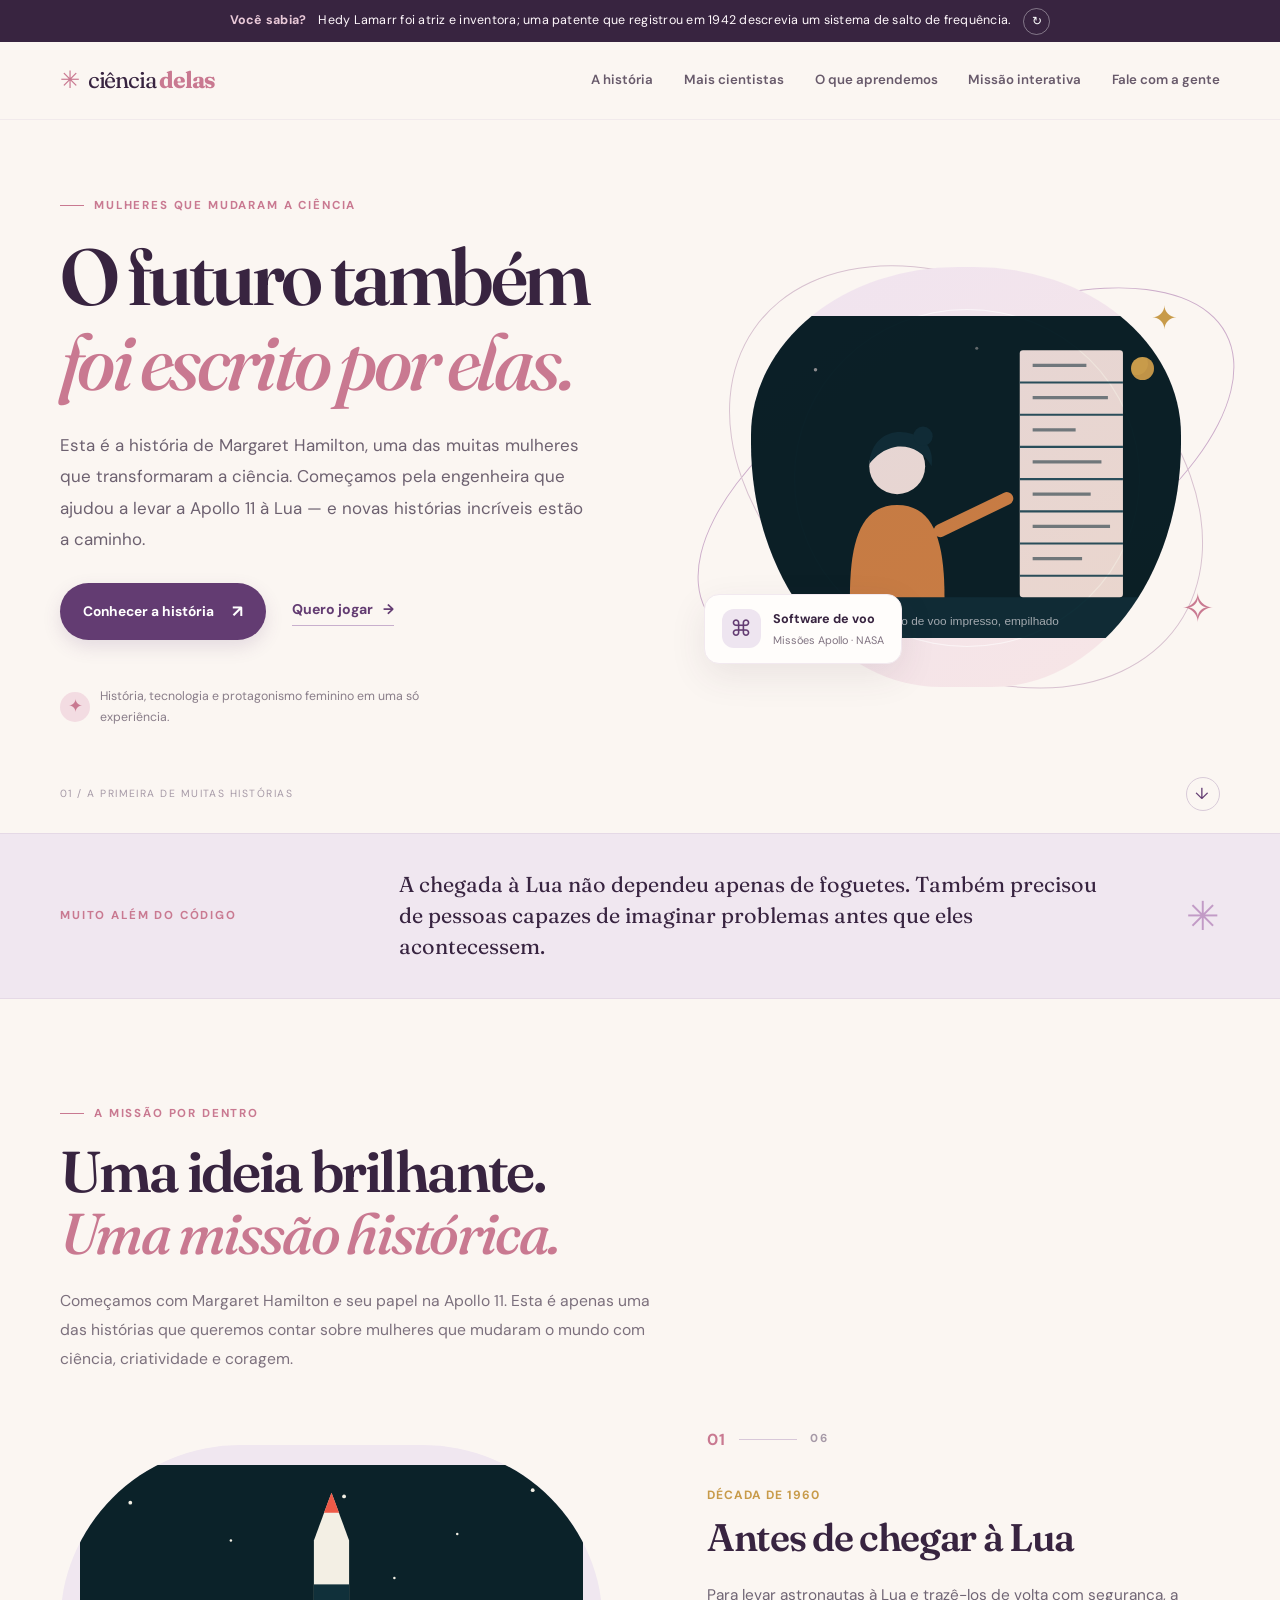
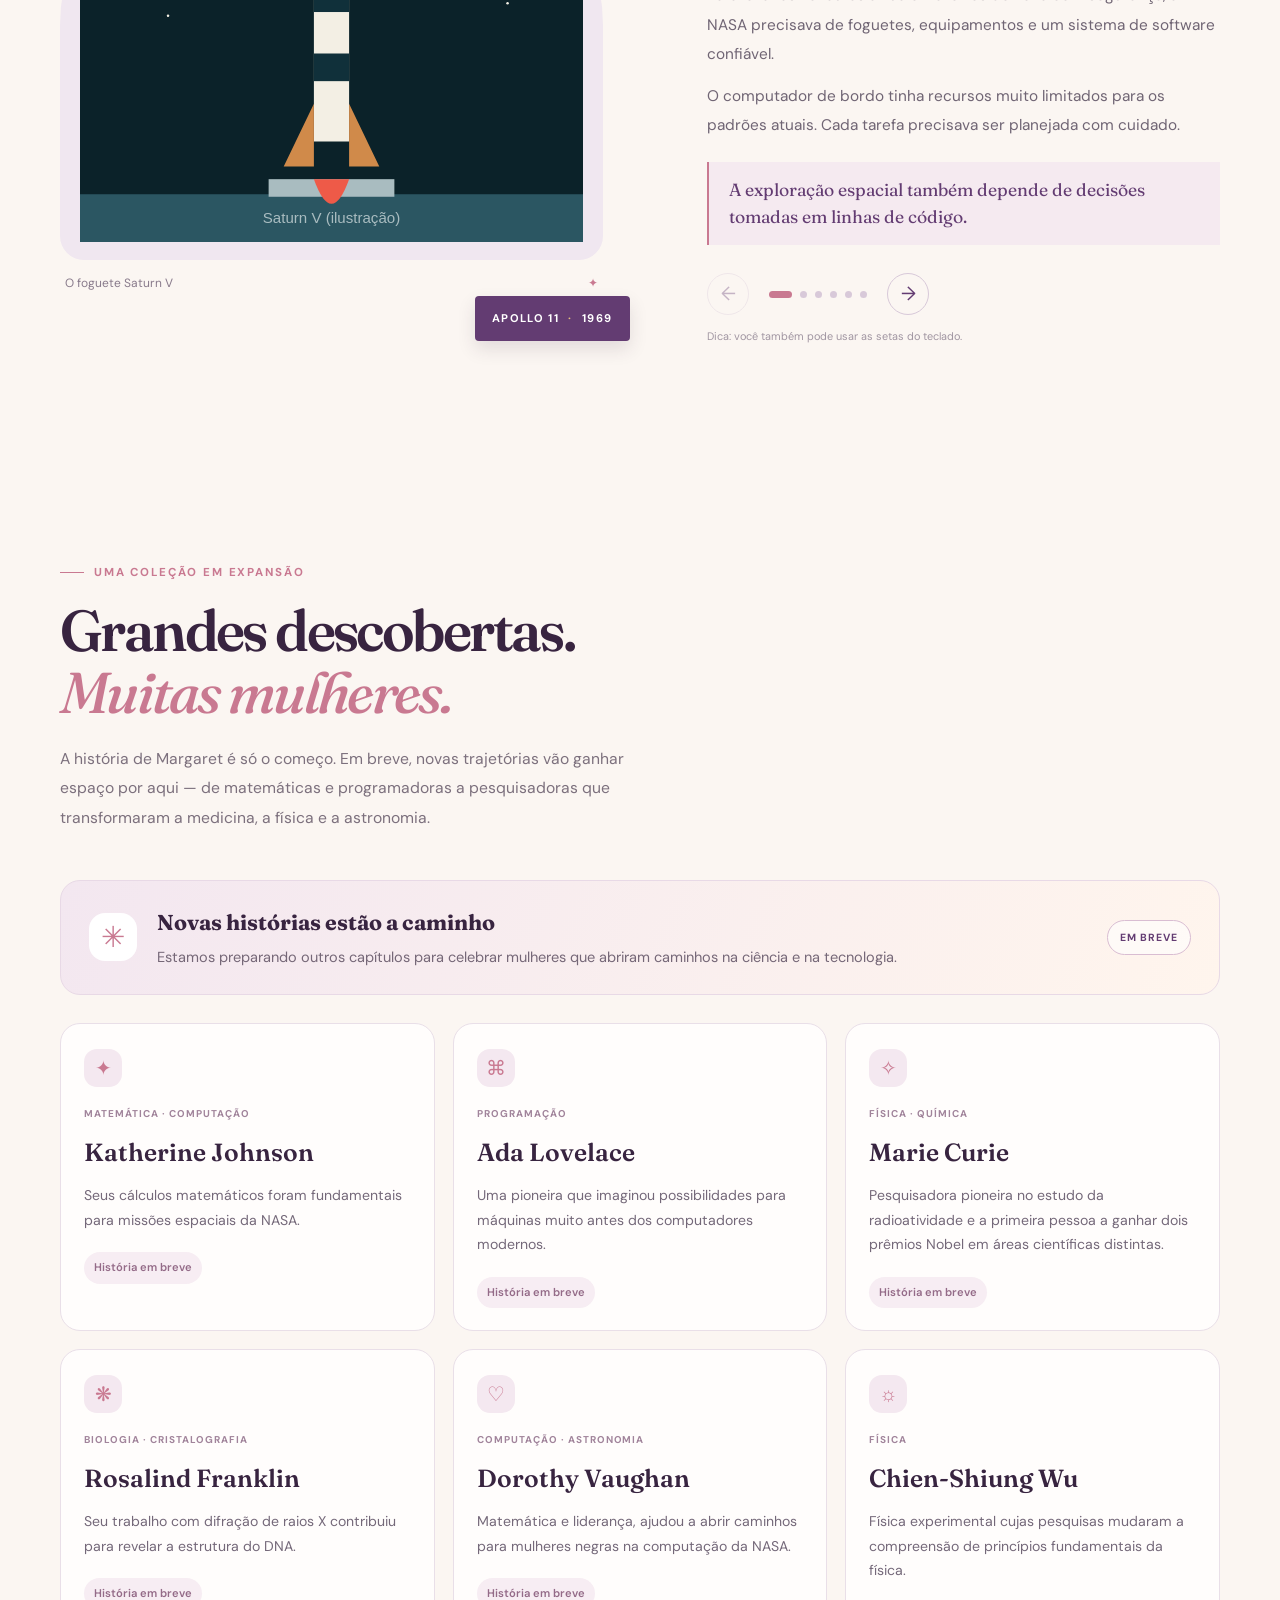
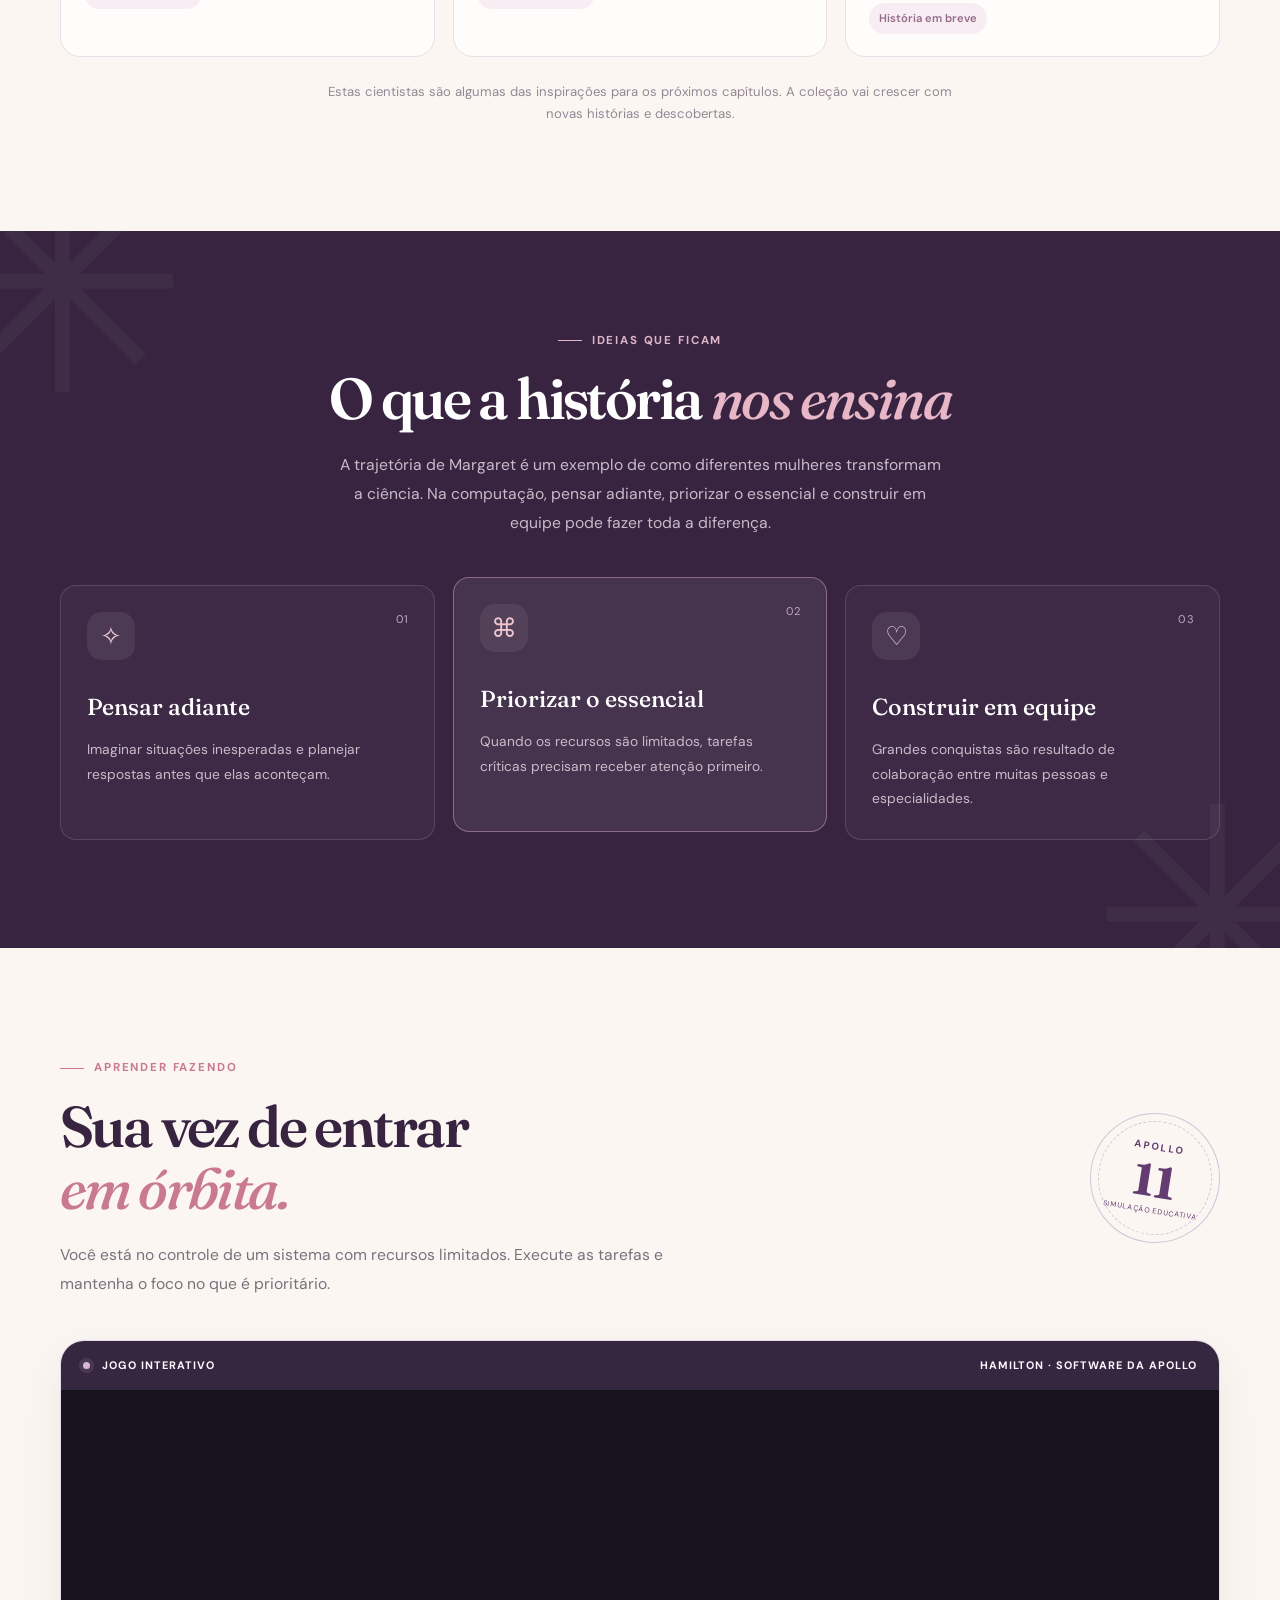
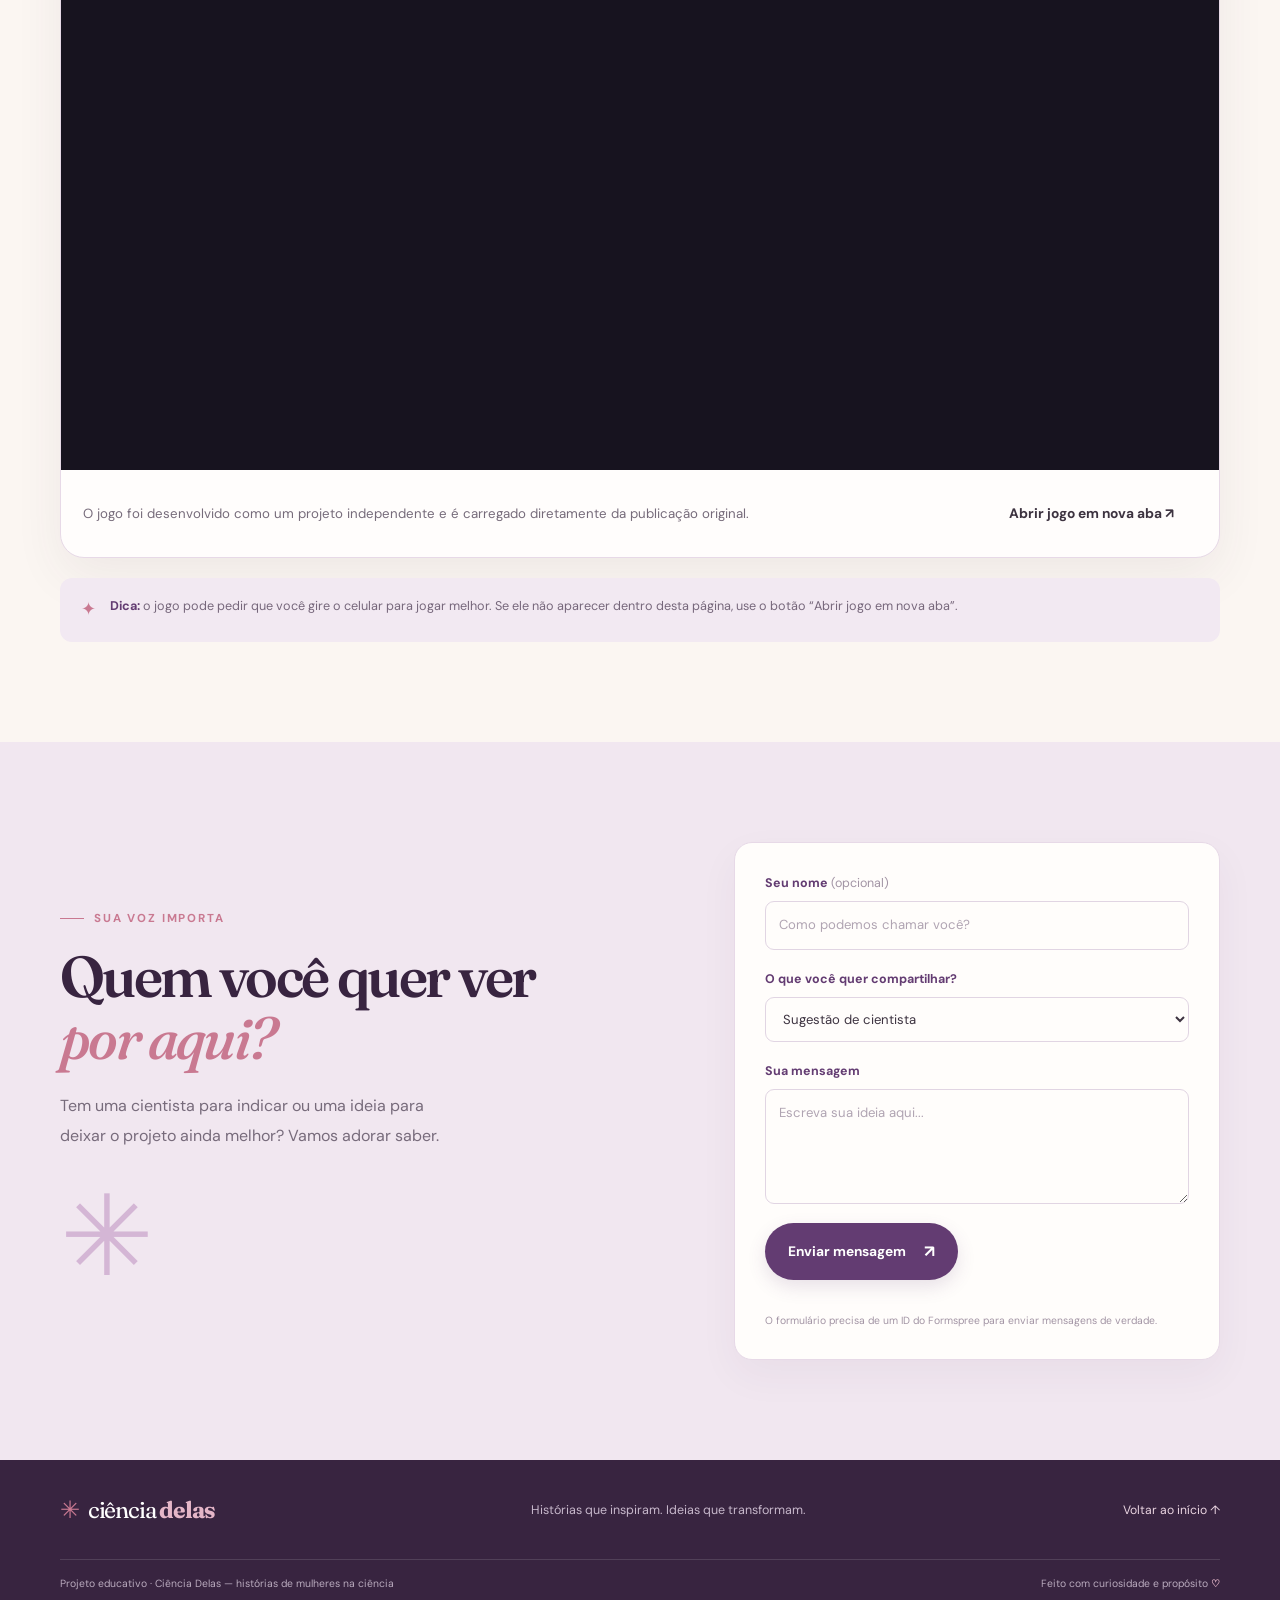
<file: index.html>
<!DOCTYPE html>
<html lang="pt-BR">
<head>
  <meta charset="utf-8">
  <meta name="viewport" content="width=device-width, initial-scale=1">
  <meta name="theme-color" content="#fbf6f2">
  <meta name="description" content="Conheça Margaret Hamilton e as mulheres que transformaram a ciência e a computação. Explore a história da Apollo 11 e teste suas decisões em uma missão interativa.">
  <title>Ciência Delas — histórias de mulheres na ciência</title>
  <link rel="preconnect" href="https://fonts.googleapis.com">
  <link rel="preconnect" href="https://fonts.gstatic.com" crossorigin>
  <link href="https://fonts.googleapis.com/css2?family=DM+Sans:wght@400;500;600;700&family=Fraunces:opsz,wght@9..144,500;9..144,600;9..144,700&display=swap" rel="stylesheet">
  <link rel="stylesheet" href="style.css">
</head>
<body>
  <div class="announcement" role="region" aria-label="Curiosidade científica">
    <span class="announcement-label">Você sabia?</span>
    <p id="fato-txt">Margaret Hamilton liderou a equipe responsável pelo software de voo das missões Apollo.</p>
    <button id="fato-next" class="icon-button" type="button" aria-label="Mostrar outra curiosidade" title="Outra curiosidade">↻</button>
  </div>
  <header class="site-header">
    <a class="brand" href="#inicio" aria-label="Ciência Delas, início"><span class="brand-mark">✳</span> ciência <b>delas</b></a>
    <button class="menu-toggle" id="menu-toggle" aria-expanded="false" aria-controls="main-nav" type="button">Menu <span aria-hidden="true">☰</span></button>
    <nav id="main-nav" aria-label="Navegação principal">
      <a href="#historia">A história</a>
      <a href="#proximas-historias">Mais cientistas</a>
      <a href="#aprendizados">O que aprendemos</a>
      <a href="#missao">Missão interativa</a>
      <a href="#feedback">Fale com a gente</a>
    </nav>
  </header>

  <main>
    <section class="hero section-wrap" id="inicio">
      <div class="hero-copy">
        <p class="eyebrow"><span></span> Mulheres que mudaram a ciência</p>
        <h1>O futuro também<br><em>foi escrito por elas.</em></h1>
        <p class="hero-lead">Esta é a história de Margaret Hamilton, uma das muitas mulheres que transformaram a ciência. Começamos pela engenheira que ajudou a levar a Apollo 11 à Lua — e novas histórias incríveis estão a caminho.</p>
        <div class="hero-actions">
          <a class="button button-primary" href="#historia">Conhecer a história <span aria-hidden="true">↗</span></a>
          <a class="text-link" href="#missao">Quero jogar <span aria-hidden="true">→</span></a>
        </div>
        <div class="hero-note"><span class="note-star">✦</span><span>História, tecnologia e protagonismo feminino em uma só experiência.</span></div>
      </div>
      <div class="hero-art">
        <div class="orbit orbit-one"></div><div class="orbit orbit-two"></div>
        <div class="hero-image-frame"><img src="assets/margaret-hamilton.svg" alt="Ilustração de Margaret Hamilton junto a listagens de código da Apollo"></div>
        <div class="floating-card"><span class="floating-icon">⌘</span><span><b>Software de voo</b><small>Missões Apollo · NASA</small></span></div>
        <span class="spark spark-one">✦</span><span class="spark spark-two">✧</span><span class="hero-planet"></span>
      </div>
      <div class="hero-bottom"><span>01 / A PRIMEIRA DE MUITAS HISTÓRIAS</span><a href="#historia" aria-label="Rolar para a história">↓</a></div>
    </section>

    <section class="intro-strip">
      <div class="section-wrap strip-grid">
        <p class="eyebrow">Muito além do código</p>
        <p>A chegada à Lua não dependeu apenas de foguetes. Também precisou de pessoas capazes de imaginar problemas antes que eles acontecessem.</p>
        <span class="strip-flower" aria-hidden="true">✳</span>
      </div>
    </section>

    <section class="story section-wrap" id="historia">
      <div class="section-heading">
        <p class="eyebrow"><span></span> A missão por dentro</p>
        <h2>Uma ideia brilhante.<br><em>Uma missão histórica.</em></h2>
        <p class="section-description">Começamos com Margaret Hamilton e seu papel na Apollo 11. Esta é apenas uma das histórias que queremos contar sobre mulheres que mudaram o mundo com ciência, criatividade e coragem.</p>
      </div>
      <div class="story-layout">
        <div class="story-visual">
          <div class="story-image-wrap"><img id="story-image" src="assets/saturn-v.svg" alt="Ilustração do foguete Saturn V na plataforma de lançamento"></div>
          <div class="image-caption"><span id="story-image-caption">O foguete Saturn V</span><span class="caption-dot">✦</span></div>
          <div class="visual-decoration">APOLLO 11 <span>·</span> 1969</div>
        </div>
        <div class="story-content">
          <div class="story-count"><span id="story-number">01</span><span class="count-line"></span><span id="story-total">06</span></div>
          <p class="story-date" id="story-date">Década de 1960</p>
          <h3 id="story-title">Antes de chegar à Lua</h3>
          <div id="story-text" class="story-text"><p>Para levar astronautas à Lua e trazê-los de volta com segurança, a NASA precisava de foguetes, equipamentos e um sistema de software confiável.</p></div>
          <blockquote id="story-quote">A exploração espacial também depende de decisões tomadas em linhas de código.</blockquote>
          <div class="story-controls">
            <button class="round-button" id="story-prev" type="button" aria-label="História anterior" disabled>←</button>
            <div class="story-dots" id="story-dots" aria-label="Progresso da história"></div>
            <button class="round-button" id="story-next" type="button" aria-label="Próxima história">→</button>
          </div>
          <p class="keyboard-hint">Dica: você também pode usar as setas do teclado.</p>
        </div>
      </div>
    </section>

    <section class="upcoming section-wrap" id="proximas-historias">
      <div class="section-heading">
        <p class="eyebrow"><span></span> Uma coleção em expansão</p>
        <h2>Grandes descobertas.<br><em>Muitas mulheres.</em></h2>
        <p class="section-description">A história de Margaret é só o começo. Em breve, novas trajetórias vão ganhar espaço por aqui — de matemáticas e programadoras a pesquisadoras que transformaram a medicina, a física e a astronomia.</p>
      </div>
      <div class="upcoming-banner"><span class="upcoming-spark">✳</span><div><strong>Novas histórias estão a caminho</strong><p>Estamos preparando outros capítulos para celebrar mulheres que abriram caminhos na ciência e na tecnologia.</p></div><span class="coming-pill">EM BREVE</span></div>
      <div class="scientist-grid">
        <article class="scientist-card"><span class="scientist-icon">✦</span><p class="scientist-field">MATEMÁTICA · COMPUTAÇÃO</p><h3>Katherine Johnson</h3><p>Seus cálculos matemáticos foram fundamentais para missões espaciais da NASA.</p><span class="scientist-status">História em breve</span></article>
        <article class="scientist-card"><span class="scientist-icon">⌘</span><p class="scientist-field">PROGRAMAÇÃO</p><h3>Ada Lovelace</h3><p>Uma pioneira que imaginou possibilidades para máquinas muito antes dos computadores modernos.</p><span class="scientist-status">História em breve</span></article>
        <article class="scientist-card"><span class="scientist-icon">✧</span><p class="scientist-field">FÍSICA · QUÍMICA</p><h3>Marie Curie</h3><p>Pesquisadora pioneira no estudo da radioatividade e a primeira pessoa a ganhar dois prêmios Nobel em áreas científicas distintas.</p><span class="scientist-status">História em breve</span></article>
        <article class="scientist-card"><span class="scientist-icon">❋</span><p class="scientist-field">BIOLOGIA · CRISTALOGRAFIA</p><h3>Rosalind Franklin</h3><p>Seu trabalho com difração de raios X contribuiu para revelar a estrutura do DNA.</p><span class="scientist-status">História em breve</span></article>
        <article class="scientist-card"><span class="scientist-icon">♡</span><p class="scientist-field">COMPUTAÇÃO · ASTRONOMIA</p><h3>Dorothy Vaughan</h3><p>Matemática e liderança, ajudou a abrir caminhos para mulheres negras na computação da NASA.</p><span class="scientist-status">História em breve</span></article>
        <article class="scientist-card"><span class="scientist-icon">☼</span><p class="scientist-field">FÍSICA</p><h3>Chien-Shiung Wu</h3><p>Física experimental cujas pesquisas mudaram a compreensão de princípios fundamentais da física.</p><span class="scientist-status">História em breve</span></article>
      </div>
      <p class="upcoming-note">Estas cientistas são algumas das inspirações para os próximos capítulos. A coleção vai crescer com novas histórias e descobertas.</p>
    </section>

    <section class="takeaways" id="aprendizados">
      <div class="section-wrap">
        <div class="section-heading centered">
          <p class="eyebrow"><span></span> Ideias que ficam</p>
          <h2>O que a história <em>nos ensina</em></h2>
          <p class="section-description">A trajetória de Margaret é um exemplo de como diferentes mulheres transformam a ciência. Na computação, pensar adiante, priorizar o essencial e construir em equipe pode fazer toda a diferença.</p>
        </div>
        <div class="takeaway-grid">
          <article class="takeaway-card"><span class="takeaway-number">01</span><span class="takeaway-icon">✧</span><h3>Pensar adiante</h3><p>Imaginar situações inesperadas e planejar respostas antes que elas aconteçam.</p></article>
          <article class="takeaway-card featured"><span class="takeaway-number">02</span><span class="takeaway-icon">⌘</span><h3>Priorizar o essencial</h3><p>Quando os recursos são limitados, tarefas críticas precisam receber atenção primeiro.</p></article>
          <article class="takeaway-card"><span class="takeaway-number">03</span><span class="takeaway-icon">♡</span><h3>Construir em equipe</h3><p>Grandes conquistas são resultado de colaboração entre muitas pessoas e especialidades.</p></article>
        </div>
      </div>
    </section>

    <section class="mission section-wrap" id="missao">
      <div class="mission-heading">
        <div>
          <p class="eyebrow"><span></span> Aprender fazendo</p>
          <h2>Sua vez de entrar<br><em>em órbita.</em></h2>
          <p class="section-description">Você está no controle de um sistema com recursos limitados. Execute as tarefas e mantenha o foco no que é prioritário.</p>
        </div>
        <div class="mission-stamp"><span>APOLLO</span><b>11</b><small>SIMULAÇÃO EDUCATIVA</small></div>
      </div>
      <div class="partner-game-shell">
        <div class="partner-game-topline"><span><i class="live-dot"></i> JOGO INTERATIVO</span><span>HAMILTON · SOFTWARE DA APOLLO</span></div>
        <div class="partner-game-frame-wrap">
          <iframe
            class="partner-game-frame"
            src="https://nicosobreira.github.io/hackton/"
            title="Hamilton: o software da Apollo — jogo interativo"
            loading="lazy"
            allow="fullscreen; gamepad"
            allowfullscreen
          ></iframe>
        </div>
        <div class="partner-game-footer">
          <p>O jogo foi desenvolvido como um projeto independente e é carregado diretamente da publicação original.</p>
          <a class="button button-secondary" href="https://nicosobreira.github.io/hackton/" target="_blank" rel="noopener noreferrer">Abrir jogo em nova aba ↗</a>
        </div>
      </div>
      <div class="mission-tip"><span>✦</span><p><b>Dica:</b> o jogo pode pedir que você gire o celular para jogar melhor. Se ele não aparecer dentro desta página, use o botão “Abrir jogo em nova aba”.</p></div>
    </section>

    <section class="feedback-section" id="feedback">
      <div class="section-wrap feedback-layout">
        <div class="feedback-copy">
          <p class="eyebrow"><span></span> Sua voz importa</p>
          <h2>Quem você quer ver<br><em>por aqui?</em></h2>
          <p>Tem uma cientista para indicar ou uma ideia para deixar o projeto ainda melhor? Vamos adorar saber.</p>
          <div class="feedback-decoration">✳</div>
        </div>
        <form id="form" class="feedback-form" action="https://formspree.io/f/SEU_ID_AQUI" method="POST">
          <label for="nome">Seu nome <span>(opcional)</span></label>
          <input id="nome" name="nome" autocomplete="name" placeholder="Como podemos chamar você?">
          <label for="tipo">O que você quer compartilhar?</label>
          <select id="tipo" name="tipo"><option>Sugestão de cientista</option><option>Feedback sobre o site</option><option>Outra ideia</option></select>
          <label for="mensagem">Sua mensagem</label>
          <textarea id="mensagem" name="mensagem" rows="4" placeholder="Escreva sua ideia aqui..." required></textarea>
          <button class="button button-primary" type="submit">Enviar mensagem <span>↗</span></button>
          <p id="form-msg" class="form-message" role="status" aria-live="polite"></p>
          <p class="form-note">O formulário precisa de um ID do Formspree para enviar mensagens de verdade.</p>
        </form>
      </div>
    </section>
  </main>

  <footer class="site-footer">
    <div class="section-wrap footer-main">
      <a class="brand footer-brand" href="#inicio"><span class="brand-mark">✳</span> ciência <b>delas</b></a>
      <p>Histórias que inspiram. Ideias que transformam.</p>
      <a class="back-top" href="#inicio">Voltar ao início ↑</a>
    </div>
    <div class="section-wrap footer-bottom">
      <span>Projeto educativo · Ciência Delas — histórias de mulheres na ciência</span>
      <span>Feito com curiosidade e propósito <b>♡</b></span>
    </div>
  </footer>
  <script src="fatos.js"></script>
  <script src="script.js"></script>
  <script src="game.js"></script>
</body>
</html>
</file>
<file: style.css>
:root{
  --plum:#633c72;--plum-deep:#382440;--mauve:#a981b3;--lavender:#eee5f0;--pink:#f3dce2;--rose:#c97991;--cream:#fbf6f2;--paper:#fffdfb;--gold:#c89b4a;--green:#6d947d;--ink:#3d3340;--muted:#817482;--line:#e8dfe8;
  --serif:"Fraunces",Georgia,serif;--sans:"DM Sans",Arial,sans-serif;
}
*{box-sizing:border-box}
html{scroll-behavior:smooth;scroll-padding-top:90px}
body{margin:0;background:var(--cream);color:var(--ink);font:16px/1.7 var(--sans);-webkit-font-smoothing:antialiased}
img{display:block;max-width:100%}
a{color:inherit}
button,input,select,textarea{font:inherit}
button,a{-webkit-tap-highlight-color:transparent}
button:focus-visible,a:focus-visible,input:focus-visible,select:focus-visible,textarea:focus-visible{outline:3px solid var(--gold);outline-offset:4px}
.section-wrap{width:min(1160px,calc(100% - 48px));margin-inline:auto}
.announcement{min-height:42px;background:var(--plum-deep);color:#fff8fc;display:flex;align-items:center;justify-content:center;gap:12px;padding:7px 24px;font-size:.78rem;letter-spacing:.02em}
.announcement-label{font-weight:700;color:#e9c9d8;white-space:nowrap}
.announcement p{margin:0;max-width:850px}
.icon-button{border:1px solid #ffffff60;color:#fff;background:transparent;border-radius:50%;width:27px;height:27px;line-height:1;cursor:pointer;transition:transform .2s,background .2s}
.icon-button:hover{background:#ffffff20;transform:rotate(35deg)}
.site-header{height:78px;padding:0 max(24px,calc((100vw - 1160px)/2));display:flex;align-items:center;justify-content:space-between;background:#fbf6f2eF;backdrop-filter:blur(12px);position:sticky;top:0;z-index:20;border-bottom:1px solid #e8dfe880}
.brand{font-family:var(--serif);font-size:1.45rem;text-decoration:none;letter-spacing:-.05em;color:var(--plum-deep);white-space:nowrap}
.brand b{font-weight:700;color:var(--rose)}
.brand-mark{display:inline-grid;place-items:center;color:var(--rose);font-family:var(--sans);font-size:1.5rem;margin-right:5px}
#main-nav{display:flex;align-items:center;gap:clamp(14px,2.4vw,32px)}
#main-nav a{font-size:.83rem;font-weight:600;text-decoration:none;color:#685a6b;transition:color .2s}
#main-nav a:hover{color:var(--rose)}
.menu-toggle{display:none;background:var(--lavender);color:var(--plum);border:0;border-radius:24px;padding:9px 14px}
.hero{min-height:650px;padding-top:76px;padding-bottom:75px;display:grid;grid-template-columns:1.08fr .92fr;align-items:center;gap:55px;position:relative}
.hero-copy{position:relative;z-index:2;padding-bottom:30px}
.eyebrow{margin:0 0 18px;display:flex;align-items:center;gap:10px;color:var(--rose);font-size:.72rem;font-weight:700;letter-spacing:.16em;text-transform:uppercase}
.eyebrow>span{display:inline-block;width:24px;height:1px;background:currentColor}
h1,h2,h3,p{margin-top:0}
h1,h2{font-family:var(--serif);font-weight:600;letter-spacing:-.045em;line-height:1.08;color:var(--plum-deep)}
h1{font-size:clamp(3.2rem,6.2vw,5.5rem);margin-bottom:25px}
h1 em,h2 em{color:var(--rose);font-weight:500}
.hero-lead{max-width:535px;font-size:1.06rem;color:#6d6170;line-height:1.85;margin-bottom:28px}
.hero-actions{display:flex;align-items:center;gap:26px;flex-wrap:wrap}
.button{border:0;display:inline-flex;justify-content:center;align-items:center;gap:18px;border-radius:50px;padding:14px 23px;font-weight:700;font-size:.86rem;text-decoration:none;cursor:pointer;transition:transform .2s,box-shadow .2s,background .2s}
.button:hover{transform:translateY(-2px)}
.button-primary{background:var(--plum);color:white;box-shadow:0 7px 18px #633c7225}
.button-primary:hover{background:var(--plum-deep);box-shadow:0 9px 22px #633c7238}
.button-primary span{font-size:1.05rem}
.text-link{font-weight:700;font-size:.88rem;color:var(--plum);text-decoration:none;border-bottom:1px solid #c8afcd;padding-bottom:3px}
.text-link span{margin-left:7px}
.hero-note{display:flex;align-items:center;gap:10px;max-width:400px;margin-top:46px;color:#897d89;font-size:.77rem}
.note-star{display:grid;place-items:center;flex:0 0 30px;height:30px;border-radius:50%;background:var(--pink);color:var(--rose);font-size:1.1rem}
.hero-art{position:relative;min-height:460px;display:grid;place-items:center}
.hero-image-frame{position:relative;width:min(100%,430px);height:420px;display:grid;place-items:center;background:linear-gradient(145deg,#f0e4f0,#f7e5e5);border-radius:48% 48% 44% 44% / 40% 40% 58% 58%;overflow:hidden;z-index:2}
.hero-image-frame:before{content:"";position:absolute;width:80%;height:80%;border:1px solid #fff9;border-radius:50%;top:10%;left:10%}
.hero-image-frame img{width:100%;height:100%;object-fit:contain;position:relative;z-index:1;mix-blend-mode:multiply}
.orbit{position:absolute;border:1px solid #cdaecb;transform:rotate(-28deg);border-radius:50%;z-index:1}
.orbit-one{width:116%;height:60%;top:19%;left:-8%}
.orbit-two{width:102%;height:80%;top:10%;left:-1%;transform:rotate(35deg);border-color:#d8c2d0}
.floating-card{position:absolute;z-index:4;bottom:43px;left:-8px;background:#fffdfb;box-shadow:0 12px 36px #49324b18;border:1px solid #f2e9ef;border-radius:15px;padding:13px 17px;display:flex;align-items:center;gap:12px}
.floating-icon{display:grid;place-items:center;width:39px;height:39px;background:var(--lavender);border-radius:12px;color:var(--plum);font-size:1.4rem}
.floating-card b,.floating-card small{display:block}
.floating-card b{font-size:.79rem;color:var(--plum-deep)}
.floating-card small{font-size:.68rem;color:var(--muted);margin-top:2px}
.spark{position:absolute;color:var(--gold);z-index:3}
.spark-one{top:44px;right:42px;font-size:2rem}
.spark-two{bottom:65px;right:5px;font-size:2.5rem;color:var(--rose)}
.hero-planet{position:absolute;width:23px;height:23px;right:13%;top:24%;border-radius:50%;background:var(--gold);box-shadow:inset -6px -5px 0 #9d743a35;z-index:3}
.hero-bottom{position:absolute;bottom:22px;left:0;right:0;display:flex;justify-content:space-between;align-items:center;font-size:.65rem;letter-spacing:.14em;color:#a69aa7}
.hero-bottom a{display:grid;place-items:center;width:34px;height:34px;border:1px solid #d9cbd9;border-radius:50%;text-decoration:none;font-size:1rem;color:var(--plum)}
.intro-strip{background:#f0e7f0;border-top:1px solid #e5d9e6;border-bottom:1px solid #e5d9e6}
.strip-grid{display:grid;grid-template-columns:.8fr 2fr auto;align-items:center;gap:40px;padding:35px 0}
.strip-grid .eyebrow{margin:0}
.strip-grid>p:nth-child(2){font-family:var(--serif);font-size:1.35rem;line-height:1.45;color:var(--plum-deep);margin:0;max-width:700px}
.strip-flower{font-size:2.5rem;color:#c29bc6}
.story{padding-top:105px;padding-bottom:112px}
.section-heading{max-width:670px;margin-bottom:48px}
.section-heading h2,.mission h2,.feedback-copy h2{font-size:clamp(2.5rem,4.5vw,4rem);margin-bottom:20px}
.section-description{max-width:610px;color:#7c707d;font-size:.98rem;line-height:1.85;margin:0}
.story-layout{display:grid;grid-template-columns:1fr .92fr;gap:clamp(35px,7vw,90px);align-items:center}
.story-visual{position:relative;padding:15px 15px 35px 0}
.story-image-wrap{height:415px;background:#f0e7f0;border-radius:180px 180px 24px 24px;overflow:hidden;position:relative;display:grid;place-items:center}
.story-image-wrap:before{content:"";position:absolute;inset:20px;border:1px solid #fff9;border-radius:170px 170px 16px 16px;pointer-events:none}
.story-image-wrap img{width:100%;height:100%;object-fit:contain;position:relative;z-index:1;padding:20px}
.image-caption{display:flex;justify-content:space-between;align-items:center;padding:13px 5px;color:#887a8b;font-size:.75rem}
.caption-dot{color:var(--rose)}
.visual-decoration{position:absolute;right:-12px;bottom:0;background:var(--plum);color:#fff;padding:13px 17px;border-radius:4px;font-size:.7rem;font-weight:700;letter-spacing:.12em;box-shadow:0 8px 18px #38244020}
.visual-decoration span{color:#e4bf7e;padding:0 5px}
.story-content{padding:5px 0}
.story-count{display:flex;align-items:center;gap:13px;color:#a699a7;font-size:.72rem;font-weight:700;letter-spacing:.1em;margin-bottom:32px}
#story-number{font-size:1rem;color:var(--rose)}
.count-line{height:1px;width:58px;background:#d8c8d9}
.story-date{font-size:.75rem;color:var(--gold);font-weight:700;letter-spacing:.08em;text-transform:uppercase;margin-bottom:10px}
.story-content h3{font-family:var(--serif);font-size:clamp(1.8rem,3vw,2.55rem);font-weight:600;letter-spacing:-.035em;line-height:1.15;color:var(--plum-deep);margin-bottom:22px}
.story-text p{color:#706574;line-height:1.9;font-size:.96rem;margin-bottom:13px}
.story-content blockquote{margin:22px 0 28px;padding:15px 20px;border-left:2px solid var(--rose);background:#f5eaf0;color:var(--plum);font-family:var(--serif);font-size:1.1rem;line-height:1.5}
.story-controls{display:flex;align-items:center;gap:20px}
.round-button{width:42px;height:42px;border:1px solid #d8c9d9;border-radius:50%;background:transparent;color:var(--plum);font-size:1.2rem;cursor:pointer;transition:background .2s,color .2s}
.round-button:hover:not(:disabled){background:var(--plum);color:white}
.round-button:disabled{opacity:.35;cursor:not-allowed}
.story-dots{display:flex;align-items:center;gap:8px}
.story-dots button{width:7px;height:7px;padding:0;border:0;border-radius:50%;background:#d8c9d9;cursor:pointer}
.story-dots button.active{width:23px;border-radius:9px;background:var(--rose)}
.keyboard-hint{font-size:.68rem;color:#a095a1;margin:12px 0 0}
.takeaways{background:var(--plum-deep);padding:100px 0 108px;color:white;position:relative;overflow:hidden}
.takeaways:before,.takeaways:after{content:"✳";position:absolute;color:#ffffff09;font-size:19rem;line-height:1}
.takeaways:before{left:-65px;top:-95px}.takeaways:after{right:-65px;bottom:-125px}
.takeaways .section-heading{position:relative;z-index:1}
.centered{text-align:center;margin-inline:auto}
.centered .eyebrow{justify-content:center;color:#dfb6c8}
.takeaways h2{color:#fff}
.takeaways h2 em{color:#e8b7c7}
.takeaways .section-description{color:#c8bbc9;margin-inline:auto}
.takeaway-grid{display:grid;grid-template-columns:repeat(3,1fr);gap:18px;position:relative;z-index:1}
.takeaway-card{min-height:255px;border:1px solid #ffffff22;border-radius:16px;padding:26px;background:#ffffff08;position:relative}
.takeaway-card.featured{background:#ffffff12;border-color:#dcb9cb70;transform:translateY(-8px)}
.takeaway-number{position:absolute;right:24px;top:24px;color:#c4a5c8;font-size:.7rem;letter-spacing:.12em}
.takeaway-icon{display:grid;place-items:center;width:48px;height:48px;border-radius:15px;background:#ffffff12;color:#edc4d0;font-size:1.6rem;margin-bottom:27px}
.takeaway-card h3{font-family:var(--serif);font-size:1.45rem;font-weight:500;margin-bottom:10px;color:#fff}
.takeaway-card p{font-size:.86rem;line-height:1.8;color:#c8bbc9;margin-bottom:0}
.mission{padding-top:110px;padding-bottom:100px}
.mission-heading{display:flex;justify-content:space-between;align-items:center;gap:30px;margin-bottom:42px}
.mission-heading>div:first-child{max-width:650px}
.mission-stamp{width:130px;height:130px;flex:0 0 130px;border:1px solid #d7c2d9;border-radius:50%;display:flex;flex-direction:column;justify-content:center;align-items:center;color:var(--plum);transform:rotate(9deg);position:relative}
.mission-stamp:before{content:"";position:absolute;inset:7px;border:1px dashed #d7c2d9;border-radius:50%}
.mission-stamp span{font-size:.62rem;letter-spacing:.2em;font-weight:700}
.mission-stamp b{font-family:var(--serif);font-size:2.8rem;line-height:1.1}
.mission-stamp small{font-size:.45rem;letter-spacing:.1em}
.game-shell{background:var(--paper);border:1px solid #e7dce8;border-radius:20px;overflow:hidden;box-shadow:0 18px 55px #49324b0b}
.game-topline{display:flex;justify-content:space-between;gap:20px;padding:15px 25px;background:#f2e9f2;color:#806e84;font-size:.63rem;font-weight:700;letter-spacing:.12em}
.live-dot{display:inline-block;width:7px;height:7px;border-radius:50%;background:#7eab8c;margin-right:8px;box-shadow:0 0 0 4px #7eab8c22}
.game-dashboard{display:grid;grid-template-columns:repeat(3,1fr);padding:25px 28px 19px;gap:15px}
.stat{border-right:1px solid var(--line);padding-left:15px}
.stat:first-child{padding-left:0}.stat:last-child{border:0}
.stat>span{display:block;font-size:.72rem;color:#968898;margin-bottom:5px}
.stat>b{font-family:var(--serif);font-size:1.75rem;color:var(--plum-deep);font-weight:600;line-height:1.3}
.stat b small{font:500 .8rem var(--sans);color:#8e7f90}
.stat .lives{font:600 1.1rem var(--sans);color:var(--rose);letter-spacing:.1em}
.load-label{display:flex;justify-content:space-between;padding:0 28px 8px;font-size:.7rem;color:#8b7b8d}
.load-label span:last-child{color:var(--green);font-weight:700}
.load-track{margin:0 28px;height:8px;border-radius:9px;background:#eee5ef;overflow:hidden}
.load-track i{display:block;width:0;height:100%;border-radius:9px;background:linear-gradient(90deg,#8b6c9c,#c97991);transition:width .2s}
.priority-legend{display:flex;gap:20px;flex-wrap:wrap;padding:20px 28px 13px;color:#837687;font-size:.7rem}
.priority-legend span{display:flex;align-items:center;gap:7px}
.priority-legend i{width:9px;height:9px;border-radius:3px;display:inline-block}
.priority-high{background:var(--plum)}.priority-medium{background:var(--gold)}.priority-low{background:var(--green)}
.task-queue{display:grid;grid-template-columns:repeat(auto-fill,minmax(135px,1fr));gap:10px;min-height:110px;padding:10px 28px 25px}
.empty-queue{grid-column:1/-1;display:grid;place-items:center;min-height:80px;border:1px dashed #e1d4e3;border-radius:12px;color:#a295a4;font-size:.8rem;text-align:center;padding:15px}
.task{position:relative;overflow:hidden;min-height:86px;border:1px solid transparent;border-radius:12px;padding:13px 12px 17px;color:white;text-align:left;cursor:pointer;transition:transform .15s,filter .15s;font-size:.85rem}
.task:hover{transform:translateY(-2px);filter:brightness(1.06)}
.task b{display:block;font-size:.86rem}
.task small{display:block;margin-top:4px;opacity:.9;font-size:.68rem}
.task i{position:absolute;bottom:0;left:0;height:5px;width:100%;background:#ffffffb0;transition:width .1s linear}
.task.p3{background:var(--plum)}.task.p2{background:#d3a64f;color:#382e3c}.task.p2 i{background:#382e3c70}.task.p1{background:var(--green)}
.game-bottom{display:grid;grid-template-columns:.85fr 1.15fr;gap:25px;padding:22px 28px 25px;background:#fbf7fb;border-top:1px solid #eee5ef}
.safety-toggle{display:flex;align-items:flex-start;gap:12px;cursor:pointer;font-size:.78rem;color:var(--plum)}
.safety-toggle input{position:absolute;opacity:0;width:1px;height:1px}
.toggle-ui{width:36px;height:21px;border-radius:20px;background:#c9bdca;position:relative;flex:0 0 36px;margin-top:2px;transition:background .2s}
.toggle-ui:after{content:"";position:absolute;left:3px;top:3px;width:15px;height:15px;background:white;border-radius:50%;transition:transform .2s}
.safety-toggle input:checked+.toggle-ui{background:var(--green)}
.safety-toggle input:checked+.toggle-ui:after{transform:translateX(15px)}
.safety-toggle input:focus-visible+.toggle-ui{outline:3px solid var(--gold);outline-offset:3px}
.safety-toggle b,.safety-toggle small{display:block}
.safety-toggle b{font-size:.8rem}
.safety-toggle small{font-size:.68rem;color:#8b7b8d;line-height:1.55;margin-top:3px}
.game-actions{display:flex;flex-direction:column;align-items:flex-start;gap:8px}
#g-msg{min-height:2.6em;margin:0;font-size:.79rem;color:#7b6d7d;line-height:1.6}
.game-footnote{font-size:.67rem;color:#a092a1;margin:0;padding:0 28px 18px;background:#fbf7fb}
.mission-tip{display:flex;gap:14px;align-items:flex-start;margin-top:20px;padding:17px 21px;background:#f2e9f2;border-radius:12px;color:#76677b;font-size:.79rem}
.mission-tip>span{color:var(--rose);font-size:1.1rem}
.mission-tip p{margin:0;line-height:1.7}.mission-tip b{color:var(--plum)}
.feedback-section{background:#f1e7f0;padding:100px 0;position:relative;overflow:hidden}
.feedback-layout{display:grid;grid-template-columns:1fr .85fr;gap:clamp(40px,8vw,105px);align-items:center}
.feedback-copy{position:relative}
.feedback-copy>p:not(.eyebrow){max-width:410px;color:#776b7b;line-height:1.9}
.feedback-decoration{font-size:7rem;color:#d4b6d5;line-height:1;margin-top:30px}
.feedback-form{background:#fffdfb;border:1px solid #e7d9e7;border-radius:18px;padding:30px;box-shadow:0 15px 40px #49324b0c}
.feedback-form label{display:block;font-size:.78rem;font-weight:700;color:var(--plum);margin:0 0 7px}
.feedback-form label span{font-weight:400;color:#a294a4}
.feedback-form input,.feedback-form select,.feedback-form textarea{display:block;width:100%;border:1px solid #e1d5e3;background:#fffdfb;border-radius:9px;padding:12px 13px;margin:0 0 19px;color:var(--ink);font-size:.82rem;outline-offset:2px}
.feedback-form input::placeholder,.feedback-form textarea::placeholder{color:#b0a4b2}
.feedback-form textarea{resize:vertical;min-height:115px}
.feedback-form select{appearance:auto}
.form-message{font-size:.78rem;margin:12px 0 0;color:var(--green);min-height:1.4em}
.form-message.error{color:#a84261}
.form-note{font-size:.65rem;color:#a294a4;margin:4px 0 0;line-height:1.5}
.site-footer{background:#382440;color:#e8dfe9}
.footer-main{display:flex;align-items:center;justify-content:space-between;gap:20px;padding-top:30px;padding-bottom:28px}
.footer-brand{color:white}.footer-brand b{color:#e5b6c8}
.footer-main p{font-size:.78rem;color:#c7b8cb;margin:0}
.back-top{font-size:.76rem;color:#ead5e1;text-decoration:none}
.footer-bottom{border-top:1px solid #ffffff20;display:flex;justify-content:space-between;gap:20px;padding-top:15px;padding-bottom:17px;font-size:.65rem;color:#b9aabd}
.footer-bottom b{color:#e5b6c8}
@media(max-width:900px){
 .hero{gap:25px;min-height:590px}.hero-art{min-height:380px}.hero-image-frame{height:350px}.floating-card{left:-10px;bottom:20px}
 .story-layout{gap:35px}.story-image-wrap{height:360px}.game-bottom{grid-template-columns:1fr}.feedback-layout{gap:40px}
}
@media(max-width:700px){
 .section-wrap{width:min(100% - 36px,560px)}
 .announcement{justify-content:flex-start;padding-inline:15px;font-size:.7rem;gap:8px}.announcement p{flex:1}
 .site-header{height:67px;padding-inline:18px}.brand{font-size:1.3rem}.menu-toggle{display:inline-flex;align-items:center;gap:8px}
 #main-nav{display:none;position:absolute;top:67px;left:0;right:0;padding:12px 18px 18px;background:var(--cream);border-bottom:1px solid var(--line);box-shadow:0 12px 20px #49324b0b;align-items:stretch;flex-direction:column;gap:0}
 #main-nav.open{display:flex}#main-nav a{padding:11px 4px;border-bottom:1px solid #e8dfe8}
 .hero{display:flex;flex-direction:column;align-items:stretch;gap:20px;padding-top:55px;padding-bottom:65px}
 h1{font-size:clamp(3rem,13vw,4.5rem)}.hero-lead{font-size:.96rem}.hero-note{margin-top:30px}
 .hero-art{min-height:340px;width:min(100%,430px);margin:0 auto}.hero-image-frame{height:330px;width:82%}.floating-card{left:0;bottom:20px;padding:10px 12px}.spark-one{right:10%}
 .hero-bottom{bottom:12px;font-size:.55rem}
 .strip-grid{grid-template-columns:1fr auto;gap:12px;padding:25px 0}.strip-grid .eyebrow{grid-column:1/-1}.strip-grid>p:nth-child(2){font-size:1.2rem}.strip-flower{font-size:2rem}
 .story{padding-top:72px;padding-bottom:75px}.section-heading{margin-bottom:32px}.section-heading h2,.mission h2,.feedback-copy h2{font-size:2.8rem}
 .story-layout{grid-template-columns:1fr;gap:28px}.story-visual{padding-right:8px}.story-image-wrap{height:310px;border-radius:140px 140px 18px 18px}.story-image-wrap img{padding:12px}.visual-decoration{right:0}
 .story-count{margin-bottom:20px}.story-content h3{font-size:2rem}
 .takeaways{padding:75px 0}.takeaway-grid{grid-template-columns:1fr;gap:12px}.takeaway-card{min-height:0;padding:22px}.takeaway-card.featured{transform:none}.takeaway-icon{margin-bottom:17px}
 .mission{padding-top:75px;padding-bottom:75px}.mission-heading{align-items:flex-start}.mission-stamp{width:85px;height:85px;flex-basis:85px;margin-top:15px}.mission-stamp b{font-size:1.8rem}.mission-stamp span{font-size:.48rem}.mission-stamp small{font-size:.32rem}
 .game-topline{padding:13px 16px;font-size:.54rem}.game-dashboard{padding:20px 16px 15px;gap:8px}.stat{padding-left:9px}.stat>span{font-size:.64rem}.stat>b{font-size:1.45rem}.stat .lives{font-size:.85rem;letter-spacing:0}
 .load-label{padding-inline:16px}.load-track{margin-inline:16px}.priority-legend{padding:17px 16px 10px;gap:10px;font-size:.64rem}.task-queue{padding:8px 16px 20px;grid-template-columns:repeat(2,minmax(0,1fr));gap:8px}
 .game-bottom{padding:20px 16px;gap:18px}.game-footnote{padding-inline:16px}.game-actions .button{width:100%}.mission-tip{padding:14px;font-size:.74rem}
 .feedback-section{padding:75px 0}.feedback-layout{grid-template-columns:1fr;gap:25px}.feedback-decoration{font-size:4rem;margin-top:15px}.feedback-form{padding:22px}
 .footer-main{flex-wrap:wrap;justify-content:space-between}.footer-main p{order:3;flex-basis:100%}.footer-bottom{flex-direction:column;gap:5px}
}
@media(prefers-reduced-motion:reduce){*,*::before,*::after{scroll-behavior:auto!important;animation:none!important;transition:none!important}}


/* Coleção de cientistas: seção que sinaliza a expansão do projeto */
.upcoming{padding-top:100px;padding-bottom:105px}
.upcoming-banner{display:flex;align-items:center;gap:20px;padding:24px 28px;margin:0 0 28px;background:linear-gradient(115deg,#f3e7f0,#fff5ed);border:1px solid #e8d9e6;border-radius:20px}
.upcoming-spark{display:grid;place-items:center;flex:0 0 48px;width:48px;height:48px;border-radius:16px;background:#fff;color:var(--rose);font-size:1.8rem}
.upcoming-banner strong{font-family:var(--serif);font-size:1.35rem;color:var(--plum-deep)}
.upcoming-banner p{margin:5px 0 0;color:#756777;line-height:1.65;font-size:.91rem}
.coming-pill{margin-left:auto;white-space:nowrap;border:1px solid #d9bdd2;border-radius:99px;padding:8px 12px;color:var(--plum);font-size:.65rem;font-weight:700;letter-spacing:.1em;background:#fff9}
.scientist-grid{display:grid;grid-template-columns:repeat(3,minmax(0,1fr));gap:18px}
.scientist-card{position:relative;min-height:245px;padding:25px 23px 22px;border:1px solid #e9dfe8;border-radius:20px;background:#fffdfc;transition:transform .2s ease,box-shadow .2s ease}
.scientist-card:hover{transform:translateY(-4px);box-shadow:0 14px 35px #4e2e5010}
.scientist-icon{display:grid;place-items:center;width:38px;height:38px;border-radius:13px;background:#f4e8f0;color:var(--rose);font-size:1.25rem;margin-bottom:19px}
.scientist-field{font-size:.62rem!important;letter-spacing:.1em;font-weight:700;color:#a1849b!important;margin:0 0 8px!important}
.scientist-card h3{font-family:var(--serif);font-size:1.55rem;font-weight:600;color:var(--plum-deep);margin:0 0 10px}
.scientist-card>p:not(.scientist-field){font-size:.88rem;line-height:1.75;color:#746879;margin:0 0 20px}
.scientist-status{display:inline-block;padding:6px 10px;border-radius:99px;background:#f7edf3;color:#946b88;font-size:.7rem;font-weight:600}
.upcoming-note{text-align:center;margin:24px auto 0;max-width:650px;color:#958796;font-size:.82rem;line-height:1.7}
@media(max-width:800px){.scientist-grid{grid-template-columns:repeat(2,minmax(0,1fr))}.upcoming{padding-top:75px;padding-bottom:75px}}
@media(max-width:520px){.scientist-grid{grid-template-columns:1fr}.upcoming-banner{align-items:flex-start;flex-wrap:wrap;padding:20px}.coming-pill{margin-left:0}.scientist-card{min-height:0}}


/* Jogo integrado do projeto parceiro Hamilton: o software da Apollo */
.partner-game-shell{overflow:hidden;border:1px solid #e7d9e7;border-radius:24px;background:#fffdfc;box-shadow:0 18px 50px #49324b12}
.partner-game-topline{display:flex;align-items:center;justify-content:space-between;gap:12px;padding:15px 22px;background:#35273f;color:#fff8ff;font-size:.68rem;font-weight:700;letter-spacing:.09em}
.partner-game-topline .live-dot{display:inline-block;width:7px;height:7px;margin-right:8px;border-radius:50%;background:#d9b6d4;box-shadow:0 0 0 4px #d9b6d420}
.partner-game-frame-wrap{position:relative;width:100%;background:#17131f}
.partner-game-frame{display:block;width:100%;height: min(72vw, 680px);min-height:500px;border:0;background:#17131f}
.partner-game-footer{display:flex;align-items:center;justify-content:space-between;gap:18px;padding:18px 22px}
.partner-game-footer p{margin:0;color:#766b7a;font-size:.83rem;line-height:1.6}
.partner-game-footer .button{flex-shrink:0;text-decoration:none}
@media(max-width:600px){.partner-game-topline{align-items:flex-start;flex-direction:column;gap:6px;padding:14px 16px;font-size:.59rem}.partner-game-frame{height:570px;min-height:570px}.partner-game-footer{align-items:stretch;flex-direction:column;padding:16px}.partner-game-footer .button{width:100%;justify-content:center}}
</file>
